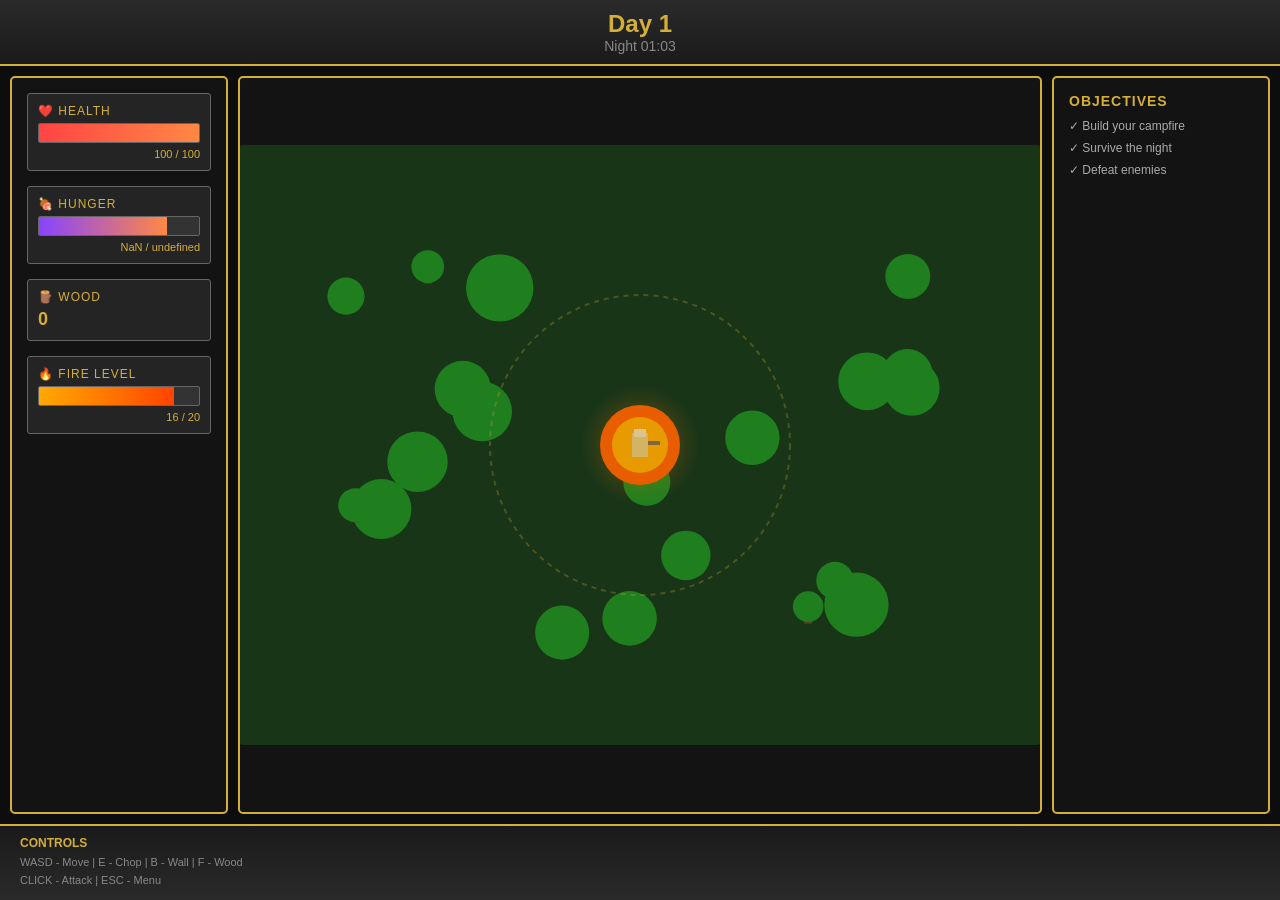
<file: index.html>
<!DOCTYPE html>
<html lang="en">
<head>
    <meta charset="UTF-8">
    <meta name="viewport" content="width=device-width, initial-scale=1.0">
    <title>99 Nights - Survival Game</title>
    <link rel="stylesheet" href="styles.css">
</head>
<body>
    <div id="game-container">
        <div id="header">
            <div id="day-info">
                <div id="day-display">Day 1</div>
                <div id="time-display">Night 00:00</div>
            </div>
        </div>

        <div id="main-content">
            <div id="left-panel">
                <div class="stat-box">
                    <div class="stat-label">❤️ Health</div>
                    <div class="stat-bar">
                        <div id="health-fill" class="bar-fill" style="width: 100%"></div>
                    </div>
                    <div id="health-text">100 / 100</div>
                </div>

                <div class="stat-box">
                    <div class="stat-label">🍖 Hunger</div>
                    <div class="stat-bar">
                        <div id="hunger-fill" class="bar-fill" style="width: 80%"></div>
                    </div>
                    <div id="hunger-text">80 / 100</div>
                </div>

                <div class="stat-box">
                    <div class="stat-label">🪵 Wood</div>
                    <div id="wood-count">0</div>
                </div>

                <div class="stat-box">
                    <div class="stat-label">🔥 Fire Level</div>
                    <div class="stat-bar">
                        <div id="fire-fill" class="bar-fill" style="width: 100%"></div>
                    </div>
                    <div id="fire-text">20 / 20</div>
                </div>
            </div>

            <div id="center-panel">
                <canvas id="game-canvas" width="800" height="600"></canvas>
            </div>

            <div id="right-panel">
                <div id="objectives-box">
                    <h3>Objectives</h3>
                    <ul>
                        <li>✓ Build your campfire</li>
                        <li>✓ Survive the night</li>
                        <li>✓ Defeat enemies</li>
                    </ul>
                </div>
            </div>
        </div>

        <div id="bottom-panel">
            <div id="controls-box">
                <h3>Controls</h3>
                <p>WASD - Move | E - Chop | B - Wall | F - Wood</p>
                <p>CLICK - Attack | ESC - Menu</p>
            </div>

            <div id="hotbar"></div>
        </div>
    </div>

    <script src="game.js"></script>
</body>
</html>
</file>
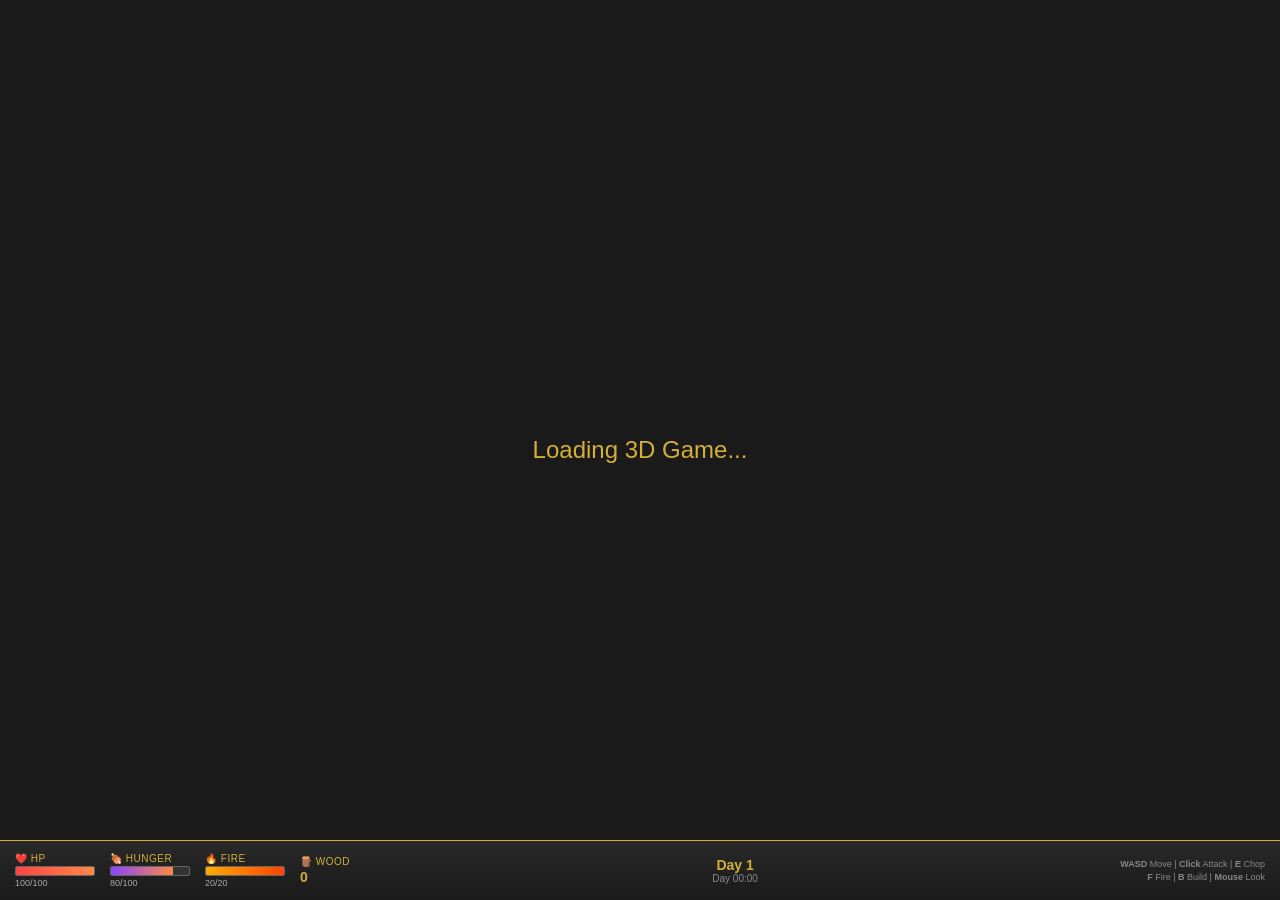
<file: 99nights-3d.html>
<!DOCTYPE html>
<html lang="en">
<head>
    <meta charset="UTF-8">
    <meta name="viewport" content="width=device-width, initial-scale=1.0">
    <title>99 Nights - 3D Survival Game</title>
    <script src="https://cdn.babylonjs.com/babylon.js"></script>
    <script src="https://cdn.babylonjs.com/loaders/babylonjs.loaders.min.js"></script>
    <style>
        * {
            margin: 0;
            padding: 0;
            box-sizing: border-box;
        }

        body {
            width: 100%;
            height: 100vh;
            font-family: Arial, sans-serif;
            background-color: #1a1a1a;
            color: #d4af37;
            overflow: hidden;
        }

        #renderCanvas {
            width: 100%;
            height: calc(100% - 60px);
            display: block;
            touch-action: none;
        }

        #ui-panel {
            height: 60px;
            background: linear-gradient(to bottom, rgba(42,42,42,0.9), rgba(26,26,26,0.9));
            border-top: 1px solid #d4af37;
            padding: 8px 15px;
            display: flex;
            justify-content: space-between;
            align-items: center;
            font-size: 12px;
            color: #d4af37;
        }

        .stat-section {
            display: flex;
            gap: 15px;
            align-items: center;
        }

        .stat {
            display: flex;
            flex-direction: column;
            gap: 2px;
        }

        .stat-label {
            font-size: 10px;
            text-transform: uppercase;
            letter-spacing: 0.5px;
        }

        .stat-bar {
            width: 80px;
            height: 10px;
            background-color: #333;
            border: 1px solid #666;
            border-radius: 2px;
            overflow: hidden;
        }

        .bar-fill {
            height: 100%;
            background: linear-gradient(to right, #ff4444, #ff8844);
            transition: width 0.3s ease;
        }

        #hunger-bar { background: linear-gradient(to right, #8844ff, #ff8844) !important; }
        #fire-bar { background: linear-gradient(to right, #ffaa00, #ff4400) !important; }

        .stat-value {
            font-size: 9px;
            color: #aaa;
        }

        .controls {
            font-size: 9px;
            color: #888;
            text-align: right;
        }

        .controls p {
            margin: 2px 0;
            line-height: 1.2;
        }

        #gameOverScreen {
            display: none;
            position: absolute;
            top: 0;
            left: 0;
            width: 100%;
            height: 100%;
            background: rgba(0, 0, 0, 0.8);
            z-index: 1000;
            justify-content: center;
            align-items: center;
            flex-direction: column;
            color: #d4af37;
            font-size: 48px;
            font-weight: bold;
        }

        #gameOverScreen h1 {
            color: #FF4444;
            margin-bottom: 20px;
        }

        #gameOverScreen p {
            font-size: 32px;
            margin-bottom: 20px;
        }

        #gameOverScreen button {
            padding: 15px 40px;
            font-size: 24px;
            background-color: #d4af37;
            color: #1a1a1a;
            border: none;
            border-radius: 5px;
            cursor: pointer;
            font-weight: bold;
        }

        #gameOverScreen button:hover {
            background-color: #ffcc55;
        }

        #loading {
            position: absolute;
            top: 50%;
            left: 50%;
            transform: translate(-50%, -50%);
            color: #d4af37;
            font-size: 24px;
            text-align: center;
            z-index: 999;
        }

        .day-info {
            text-align: center;
            font-size: 12px;
        }

        .day-info div:first-child {
            font-size: 14px;
            font-weight: bold;
        }
    </style>
</head>
<body>
    <div id="loading">Loading 3D Game...</div>
    <canvas id="renderCanvas"></canvas>
    <div id="ui-panel">
        <div class="stat-section">
            <div class="stat">
                <div class="stat-label">❤️ HP</div>
                <div class="stat-bar">
                    <div id="health-bar" class="bar-fill" style="width: 100%"></div>
                </div>
                <div id="health-text" class="stat-value">100/100</div>
            </div>
            <div class="stat">
                <div class="stat-label">🍖 Hunger</div>
                <div class="stat-bar">
                    <div id="hunger-bar" class="bar-fill" style="width: 80%"></div>
                </div>
                <div id="hunger-text" class="stat-value">80/100</div>
            </div>
            <div class="stat">
                <div class="stat-label">🔥 Fire</div>
                <div class="stat-bar">
                    <div id="fire-bar" class="bar-fill" style="width: 100%"></div>
                </div>
                <div id="fire-text" class="stat-value">20/20</div>
            </div>
            <div class="stat">
                <div class="stat-label">🪵 Wood</div>
                <div id="wood-count" style="font-size: 14px; font-weight: bold;">0</div>
            </div>
        </div>
        <div class="day-info">
            <div id="day-display">Day 1</div>
            <div id="time-display" style="font-size: 10px; color: #888;">Day 00:00</div>
        </div>
        <div class="controls">
            <p><strong>WASD</strong> Move | <strong>Click</strong> Attack | <strong>E</strong> Chop</p>
            <p><strong>F</strong> Fire | <strong>B</strong> Build | <strong>Mouse</strong> Look</p>
        </div>
    </div>
    <div id="gameOverScreen">
        <h1>GAME OVER</h1>
        <p id="survivalText">You survived 5 days</p>
        <button onclick="location.reload()">Play Again</button>
    </div>

    <script>
        const canvas = document.getElementById("renderCanvas");
        const engine = new BABYLON.Engine(canvas, true);

        let scene, camera, playerMesh, ground;
        let game = {
            day: 1,
            cycleTime: 0,
            maxCycleTime: 1200,
            isNight: false,
            gameOver: false,
            modelsLoaded: false,
            
            player: {
                mesh: null,
                health: 100,
                maxHealth: 100,
                hunger: 80,
                maxHunger: 100,
                speed: 0.2,
            },
            
            resources: {
                wood: 0,
                fireLevel: 20,
                maxFireLevel: 20
            },
            
            camp: {
                position: new BABYLON.Vector3(0, 0, 0),
                radius: 30,
                walls: 0,
                maxWalls: 20,
                fireLight: null
            },
            
            enemies: [],
            trees: [],
            projectiles: [],
            keys: {},
            spawnCounter: 0
        };

        async function createScene() {
            scene = new BABYLON.Scene(engine);
            scene.collisionsEnabled = true;
            scene.gravity = new BABYLON.Vector3(0, -0.15, 0);

            // Sky blue background
            scene.clearColor = new BABYLON.Color3(0.53, 0.81, 0.92);

            const light = new BABYLON.HemisphericLight("hemiLight", new BABYLON.Vector3(0, 1, 0), scene);
            light.intensity = 0.9;
            light.specular = new BABYLON.Color3(1, 1, 1);

            const sunLight = new BABYLON.DirectionalLight("sunLight", new BABYLON.Vector3(-0.5, -1, -0.5), scene);
            sunLight.intensity = 0.7;
            sunLight.range = 300;

            camera = new BABYLON.UniversalCamera("camera", new BABYLON.Vector3(0, 1.7, 0));
            camera.attachControl(canvas, true);
            camera.speed = 0;
            camera.angularSensibility = 1000;
            camera.inertia = 0.7;

            // Ground
            ground = BABYLON.MeshBuilder.CreateGround("ground", {width: 300, height: 300}, scene);
            const groundMat = new BABYLON.StandardMaterial("groundMat", scene);
            groundMat.diffuse = new BABYLON.Color3(0.2, 0.5, 0.15);
            groundMat.specularColor = new BABYLON.Color3(0.1, 0.1, 0.1);
            ground.material = groundMat;
            ground.checkCollisions = true;

            // Player mesh
            const playerBody = BABYLON.MeshBuilder.CreateCylinder("playerBody", {diameter: 0.8, height: 1.8, tessellation: 16}, scene);
            playerBody.position = new BABYLON.Vector3(0, 0.9, 0);
            
            const playerMat = new BABYLON.StandardMaterial("playerMat", scene);
            playerMat.diffuse = new BABYLON.Color3(0.8, 0.7, 0.4);
            playerMat.specularColor = new BABYLON.Color3(0.2, 0.2, 0.2);
            playerBody.material = playerMat;
            playerBody.checkCollisions = true;

            const playerHead = BABYLON.MeshBuilder.CreateSphere("playerHead", {diameter: 0.6, segments: 16}, scene);
            playerHead.position = new BABYLON.Vector3(0, 1.6, 0);
            
            const headMat = new BABYLON.StandardMaterial("headMat", scene);
            headMat.diffuse = new BABYLON.Color3(0.9, 0.8, 0.6);
            playerHead.material = headMat;

            game.player.mesh = playerBody;

            // Campfire
            const fireMesh = BABYLON.MeshBuilder.CreateSphere("campfire", {diameter: 2, segments: 16}, scene);
            fireMesh.position = game.camp.position;
            
            const fireMat = new BABYLON.StandardMaterial("fireMat", scene);
            fireMat.emissiveColor = new BABYLON.Color3(1, 0.6, 0);
            fireMat.diffuse = new BABYLON.Color3(1, 0.5, 0);
            fireMesh.material = fireMat;

            const fireLight = new BABYLON.PointLight("fireLight", game.camp.position, scene);
            fireLight.intensity = 1.2;
            fireLight.range = 100;
            fireLight.diffuse = new BABYLON.Color3(1, 0.7, 0.3);
            game.camp.fireLight = fireLight;

            setupInput();
            game.modelsLoaded = true;
            document.getElementById('loading').style.display = 'none';

            return scene;
        }

        function createTree(scene) {
            const posX = (Math.random() - 0.5) * 250;
            const posZ = (Math.random() - 0.5) * 250;
            
            const dist = Math.sqrt(posX * posX + posZ * posZ);
            if (dist < 40) return;

            const trunk = BABYLON.MeshBuilder.CreateCylinder("trunk", {diameter: 1.2, height: 8, tessellation: 12}, scene);
            trunk.position = new BABYLON.Vector3(posX, 4, posZ);
            
            const trunkMat = new BABYLON.StandardMaterial("trunkMat", scene);
            trunkMat.diffuse = new BABYLON.Color3(0.5, 0.3, 0.1);
            trunkMat.specularColor = new BABYLON.Color3(0.1, 0.1, 0.1);
            trunk.material = trunkMat;
            trunk.checkCollisions = true;

            const foliage = BABYLON.MeshBuilder.CreateSphere("foliage", {diameter: 8, segments: 16}, scene);
            foliage.position = new BABYLON.Vector3(posX, 9.5, posZ);
            
            const foliageMat = new BABYLON.StandardMaterial("foliageMat", scene);
            foliageMat.diffuse = new BABYLON.Color3(0.15, 0.65, 0.15);
            foliageMat.specularColor = new BABYLON.Color3(0.05, 0.05, 0.05);
            foliage.material = foliageMat;

            game.trees.push({
                trunk: trunk,
                foliage: foliage,
                position: new BABYLON.Vector3(posX, 0, posZ),
                wood: 3
            });
        }

        function setupInput() {
            window.addEventListener('keydown', (e) => {
                game.keys[e.key.toLowerCase()] = true;
                
                if (e.key.toLowerCase() === 'e') interactWithTree();
                if (e.key.toLowerCase() === 'f') addWood();
                if (e.key.toLowerCase() === 'b') buildWall();
            });

            window.addEventListener('keyup', (e) => {
                game.keys[e.key.toLowerCase()] = false;
            });

            canvas.addEventListener('click', () => {
                if (!game.gameOver) attack();
            });
        }

        function updatePlayer() {
            if (game.gameOver) return;

            const forward = camera.getDirection(BABYLON.Axis.Z);
            const right = camera.getDirection(BABYLON.Axis.X);

            if (game.keys['w']) camera.position.addInPlace(forward.scale(game.player.speed));
            if (game.keys['s']) camera.position.addInPlace(forward.scale(-game.player.speed));
            if (game.keys['d']) camera.position.addInPlace(right.scale(game.player.speed));
            if (game.keys['a']) camera.position.addInPlace(right.scale(-game.player.speed));

            game.player.mesh.position = camera.position.clone();
            game.player.mesh.position.y -= 0.8;

            const maxDist = 120;
            const distFromCenter = BABYLON.Vector3.Distance(camera.position, game.camp.position);
            if (distFromCenter > maxDist) {
                const direction = camera.position.subtract(game.camp.position).normalize();
                camera.position = game.camp.position.add(direction.scale(maxDist));
            }
        }

        function spawnEnemy() {
            if (!game.isNight || game.enemies.length > 3 + Math.floor(game.day / 2)) return;

            const angle = Math.random() * Math.PI * 2;
            const distance = 60;
            const posX = game.camp.position.x + Math.cos(angle) * distance;
            const posZ = game.camp.position.z + Math.sin(angle) * distance;

            const plane = BABYLON.MeshBuilder.CreatePlane("enemy", {width: 3, height: 3}, scene);
            plane.position = new BABYLON.Vector3(posX, 1.5, posZ);
            plane.billboardMode = BABYLON.Mesh.BILLBOARDMODE_ALL;
            
            const enemyMat = new BABYLON.StandardMaterial("enemyMat", scene);
            enemyMat.emissiveColor = new BABYLON.Color3(1, 1, 1);
            enemyMat.backFaceCulling = false;
            
            try {
                enemyMat.emissiveTexture = new BABYLON.Texture("https://raw.githubusercontent.com/HenBenCNN10/99-nightssssssssssssss/main/e93a6de5-2cee-4f72-ae40-a225b739379e.png", scene);
            } catch (e) {
                enemyMat.diffuse = new BABYLON.Color3(0.7, 0.2, 0.2);
            }
            
            plane.material = enemyMat;
            plane.checkCollisions = true;

            game.enemies.push({
                mesh: plane,
                position: new BABYLON.Vector3(posX, 1.5, posZ),
                health: 20 + game.day * 5,
                maxHealth: 20 + game.day * 5,
                speed: 0.08 + game.day * 0.01,
                damage: 5 + game.day * 1
            });
        }

        function updateEnemies() {
            for (let i = game.enemies.length - 1; i >= 0; i--) {
                const enemy = game.enemies[i];
                
                const distToCamp = BABYLON.Vector3.Distance(enemy.position, game.camp.position);
                if (distToCamp < game.camp.radius) {
                    const direction = enemy.position.subtract(game.camp.position).normalize();
                    enemy.position = game.camp.position.add(direction.scale(game.camp.radius + 2));
                    enemy.mesh.position = enemy.position.clone();
                }

                const direction = camera.position.subtract(enemy.position).normalize();
                enemy.position.addInPlace(direction.scale(enemy.speed));
                enemy.mesh.position = enemy.position.clone();

                const playerDist = BABYLON.Vector3.Distance(enemy.position, camera.position);
                
                if (playerDist < 2.5) {
                    game.player.health -= enemy.damage * 0.016;
                }

                if (enemy.health <= 0) {
                    enemy.mesh.dispose();
                    game.enemies.splice(i, 1);
                    game.resources.wood += 2;
                }
            }
        }

        function updateGame() {
            if (game.gameOver || !game.modelsLoaded) return;

            updatePlayer();
            
            game.spawnCounter++;
            if (game.spawnCounter > 40) {
                spawnEnemy();
                game.spawnCounter = 0;
            }
            
            updateEnemies();

            for (let i = game.projectiles.length - 1; i >= 0; i--) {
                const proj = game.projectiles[i];
                proj.mesh.position.addInPlace(proj.direction.scale(proj.speed));
                proj.life--;

                for (let j = game.enemies.length - 1; j >= 0; j--) {
                    const enemy = game.enemies[j];
                    const dist = BABYLON.Vector3.Distance(proj.mesh.position, enemy.mesh.position);
                    if (dist < 2) {
                        enemy.health -= 10;
                        proj.mesh.dispose();
                        game.projectiles.splice(i, 1);
                        break;
                    }
                }

                if (proj.life <= 0) {
                    proj.mesh.dispose();
                    game.projectiles.splice(i, 1);
                }
            }

            if (game.isNight) {
                game.resources.fireLevel -= 0.05;
                if (game.resources.fireLevel <= 0) {
                    game.player.health -= 0.1;
                }
            }

            game.resources.hunger -= 0.02;
            if (game.resources.hunger < 30) {
                game.player.health -= 0.05;
            }

            game.cycleTime++;
            game.isNight = game.cycleTime >= 600;

            if (game.cycleTime >= game.maxCycleTime) {
                game.day++;
                game.cycleTime = 0;
                game.enemies.forEach(e => e.mesh.dispose());
                game.enemies = [];
                game.resources.fireLevel = game.resources.maxFireLevel;
                game.resources.hunger = Math.min(game.resources.hunger + 30, game.resources.maxHunger);
            }

            const sunLight = scene.getLightByName("sunLight");
            const hemiLight = scene.getLightByName("hemiLight");
            
            if (game.isNight) {
                sunLight.intensity = 0.1;
                hemiLight.intensity = 0.3;
                scene.clearColor = new BABYLON.Color3(0.05, 0.05, 0.15);
                game.camp.fireLight.intensity = 1.5;
            } else {
                sunLight.intensity = 0.7;
                hemiLight.intensity = 0.9;
                scene.clearColor = new BABYLON.Color3(0.53, 0.81, 0.92);
                game.camp.fireLight.intensity = 0.8;
            }

            if (game.player.health <= 0) {
                game.gameOver = true;
                document.getElementById('survivalText').innerText = `You survived ${game.day} days`;
                document.getElementById('gameOverScreen').style.display = 'flex';
            }

            updateUI();
        }

        function attack() {
            const direction = camera.getDirection(BABYLON.Axis.Z);
            const projectile = BABYLON.MeshBuilder.CreateSphere("projectile", {diameter: 0.4, segments: 8}, scene);
            projectile.position = camera.position.add(direction.scale(2));
            
            const projMat = new BABYLON.StandardMaterial("projMat", scene);
            projMat.emissiveColor = new BABYLON.Color3(1, 0.8, 0);
            projMat.diffuse = new BABYLON.Color3(1, 1, 0);
            projectile.material = projMat;

            game.projectiles.push({
                mesh: projectile,
                direction: direction,
                speed: 0.5,
                life: 150
            });
        }

        function interactWithTree() {
            for (let i = game.trees.length - 1; i >= 0; i--) {
                const tree = game.trees[i];
                const dist = BABYLON.Vector3.Distance(camera.position, tree.position);
                
                if (dist < 12) {
                    game.resources.wood += tree.wood;
                    tree.trunk.dispose();
                    tree.foliage.dispose();
                    game.trees.splice(i, 1);
                    break;
                }
            }
        }

        function addWood() {
            if (game.resources.wood >= 5) {
                game.resources.fireLevel = Math.min(game.resources.fireLevel + 10, game.resources.maxFireLevel);
                game.resources.wood -= 5;
            }
        }

        function buildWall() {
            if (game.resources.wood >= 10 && game.camp.walls < game.camp.maxWalls) {
                game.resources.wood -= 10;
                game.camp.walls++;
            }
        }

        function updateUI() {
            document.getElementById('day-display').textContent = `Day ${game.day}`;
            
            let phaseTime = game.isNight ? game.cycleTime - 600 : game.cycleTime;
            const minutes = Math.floor(phaseTime / 60);
            const seconds = Math.floor(phaseTime % 60);
            const phase = game.isNight ? 'Night' : 'Day';
            document.getElementById('time-display').textContent = `${phase} ${String(minutes).padStart(2, '0')}:${String(seconds).padStart(2, '0')}`;

            document.getElementById('health-text').textContent = `${Math.floor(game.player.health)}/100`;
            document.getElementById('health-bar').style.width = (game.player.health) + '%';

            document.getElementById('hunger-text').textContent = `${Math.floor(game.resources.hunger)}/100`;
            document.getElementById('hunger-bar').style.width = (game.resources.hunger) + '%';

            document.getElementById('fire-text').textContent = `${Math.floor(game.resources.fireLevel)}/20`;
            document.getElementById('fire-bar').style.width = (game.resources.fireLevel / game.resources.maxFireLevel * 100) + '%';

            document.getElementById('wood-count').textContent = game.resources.wood;
        }

        async function main() {
            await createScene();
            
            for (let i = 0; i < 20; i++) {
                createTree(scene);
            }
            
            engine.runRenderLoop(() => {
                updateGame();
                scene.render();
            });

            window.addEventListener("resize", () => {
                engine.resize();
            });
        }

        main();
    </script>
</body>
</html>
</file>
<file: styles.css>
* {
    margin: 0;
    padding: 0;
    box-sizing: border-box;
}

body {
    font-family: 'Arial', sans-serif;
    background-color: #1a1a1a;
    color: #d4af37;
    overflow: hidden;
}

#game-container {
    display: flex;
    flex-direction: column;
    height: 100vh;
    background-color: #0d0d0d;
}

#header {
    background: linear-gradient(to bottom, #2a2a2a, #1a1a1a);
    padding: 10px 20px;
    border-bottom: 2px solid #d4af37;
    text-align: center;
}

#day-display {
    font-size: 24px;
    font-weight: bold;
    color: #d4af37;
}

#time-display {
    font-size: 14px;
    color: #888;
}

#main-content {
    display: flex;
    flex: 1;
    gap: 10px;
    padding: 10px;
}

#left-panel, #right-panel {
    width: 250px;
    background-color: rgba(20, 20, 20, 0.8);
    border: 2px solid #d4af37;
    padding: 15px;
    border-radius: 5px;
    overflow-y: auto;
}

#center-panel {
    flex: 1;
    background-color: rgba(20, 20, 20, 0.9);
    border: 2px solid #d4af37;
    border-radius: 5px;
    display: flex;
    justify-content: center;
    align-items: center;
}

#game-canvas {
    background-color: #1a3a1a;
    border-radius: 3px;
    cursor: crosshair;
}

.stat-box {
    margin-bottom: 15px;
    padding: 10px;
    background-color: rgba(40, 40, 40, 0.8);
    border: 1px solid #666;
    border-radius: 3px;
}

.stat-label {
    font-size: 12px;
    margin-bottom: 5px;
    text-transform: uppercase;
    letter-spacing: 1px;
}

.stat-bar {
    width: 100%;
    height: 20px;
    background-color: #333;
    border: 1px solid #666;
    border-radius: 2px;
    overflow: hidden;
    margin-bottom: 5px;
}

.bar-fill {
    height: 100%;
    background: linear-gradient(to right, #ff4444, #ff8844);
    transition: width 0.3s ease;
}

#hunger-fill {
    background: linear-gradient(to right, #8844ff, #ff8844);
}

#fire-fill {
    background: linear-gradient(to right, #ffaa00, #ff4400);
}

.stat-text, #health-text, #hunger-text, #fire-text {
    font-size: 11px;
    text-align: right;
}

#wood-count {
    font-size: 18px;
    font-weight: bold;
    color: #d4af37;
}

#right-panel h3, #objectives-box h3 {
    margin-bottom: 10px;
    color: #d4af37;
    font-size: 14px;
    text-transform: uppercase;
    letter-spacing: 1px;
}

#objectives-box ul {
    list-style: none;
    font-size: 12px;
}

#objectives-box li {
    margin: 8px 0;
    color: #aaa;
}

#bottom-panel {
    background: linear-gradient(to top, #2a2a2a, #1a1a1a);
    border-top: 2px solid #d4af37;
    padding: 10px 20px;
    display: flex;
    justify-content: space-between;
    align-items: center;
}

#controls-box {
    font-size: 11px;
    color: #888;
}

#controls-box h3 {
    color: #d4af37;
    font-size: 12px;
    margin-bottom: 5px;
    text-transform: uppercase;
}

#controls-box p {
    margin: 3px 0;
    line-height: 1.3;
}

#hotbar {
    display: flex;
    gap: 10px;
}

.hotbar-item {
    width: 50px;
    height: 50px;
    background-color: rgba(40, 40, 40, 0.8);
    border: 2px solid #d4af37;
    border-radius: 3px;
    display: flex;
    align-items: center;
    justify-content: center;
    font-size: 24px;
    position: relative;
    cursor: pointer;
    transition: all 0.2s ease;
}

.hotbar-item:hover {
    background-color: rgba(60, 60, 60, 0.9);
    box-shadow: 0 0 10px rgba(212, 175, 55, 0.5);
}

.hotbar-slot {
    position: absolute;
    bottom: 2px;
    right: 4px;
    font-size: 10px;
    color: #d4af37;
    font-weight: bold;
}

::-webkit-scrollbar {
    width: 8px;
}

::-webkit-scrollbar-track {
    background: #1a1a1a;
}

::-webkit-scrollbar-thumb {
    background: #d4af37;
    border-radius: 4px;
}

::-webkit-scrollbar-thumb:hover {
    background: #ffcc55;
}
</file>
